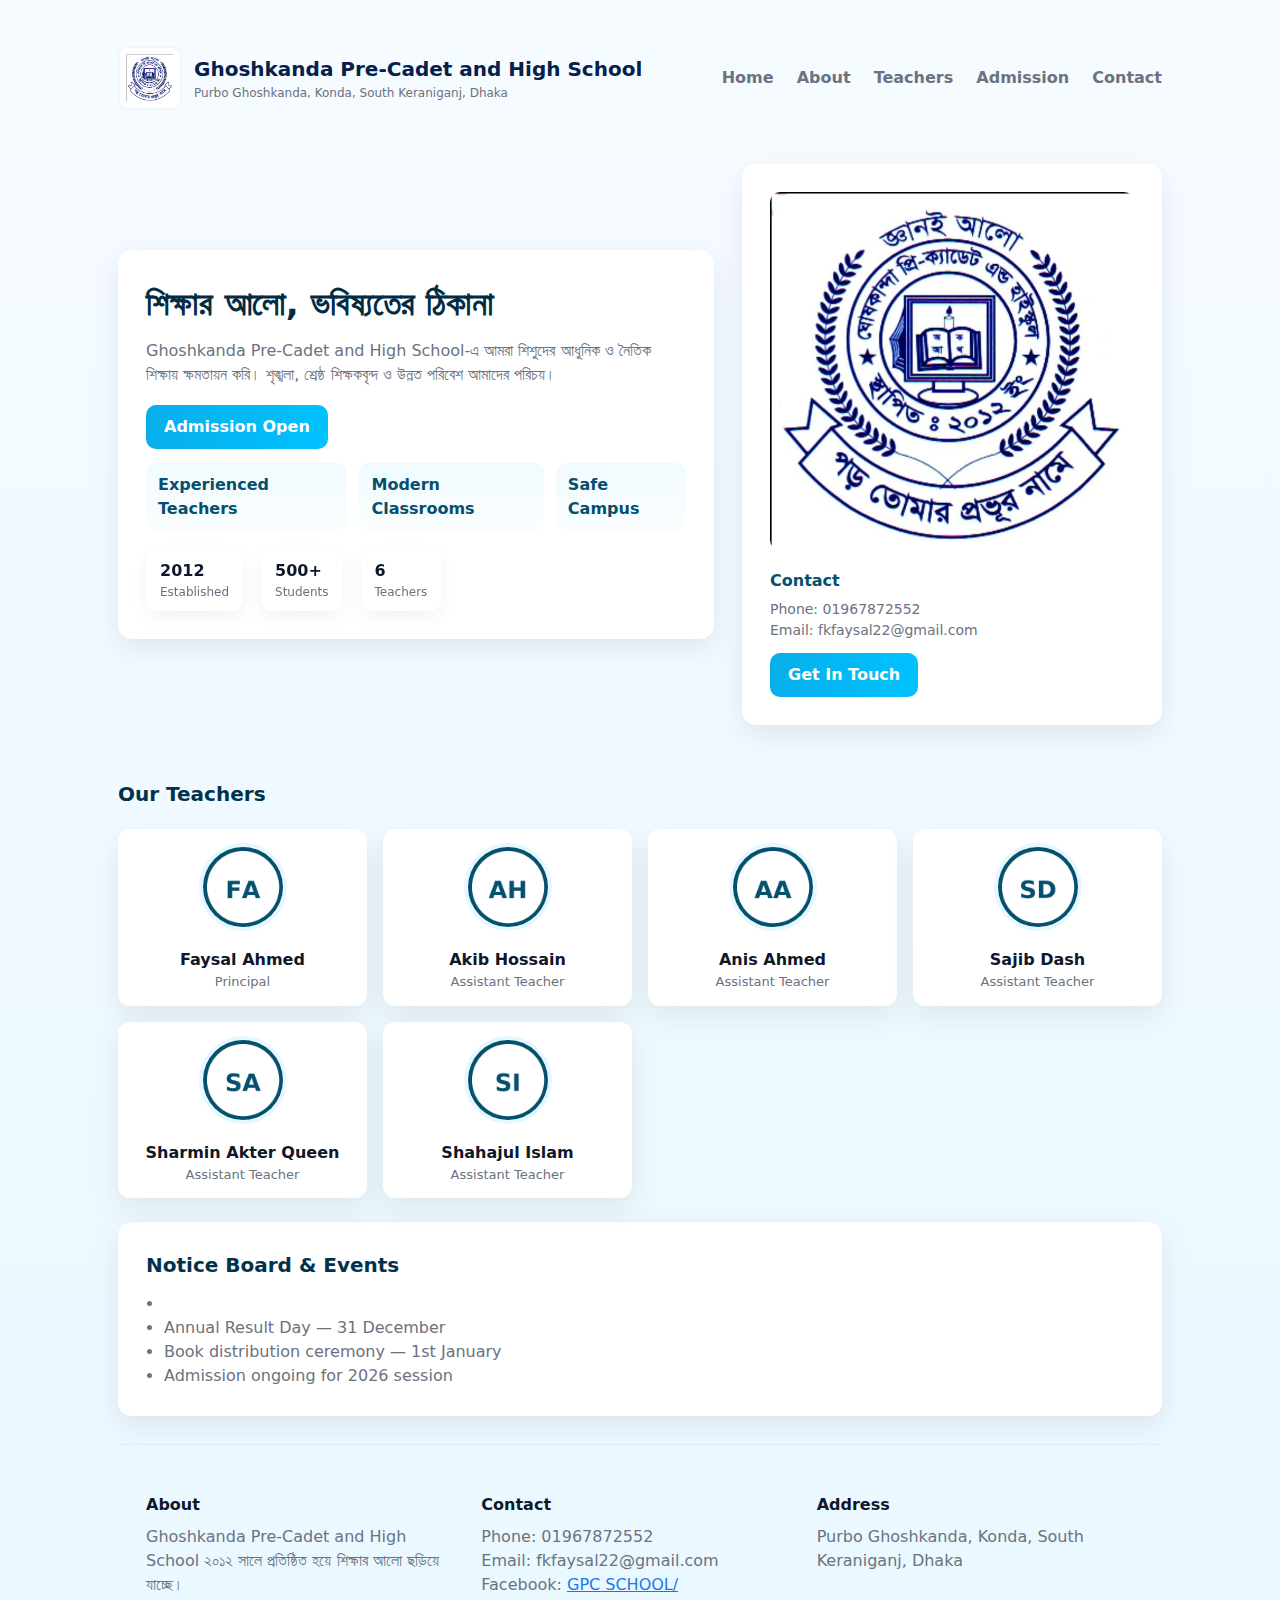
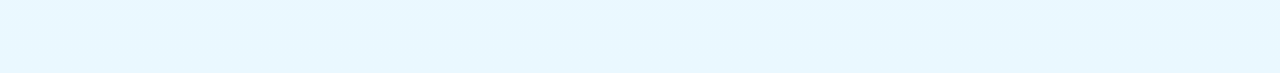
<file: index.html>
<!doctype html>
<html lang="bn">
<head>
  <meta charset="utf-8">
  <meta name="viewport" content="width=device-width,initial-scale=1">
  <title>Ghoshkanda Pre-Cadet and High School</title>
  <link rel="stylesheet" href="assets/style.css">
</head>
<body>
  <div class="container">
    <header>
      <div class="logo">
        <img src="assets/logo.png" alt="Logo">
        <div>
          <div class="school-name">Ghoshkanda Pre-Cadet and High School</div>
          <div style="font-size:12px;color:var(--muted)">Purbo Ghoshkanda, Konda, South Keraniganj, Dhaka</div>
        </div>
      </div>
      <nav>
        <a href="index.html">Home</a>
        <a href="about.html">About</a>
        <a href="teachers.html">Teachers</a>
        <a href="admission.html">Admission</a>
        <a href="contact.html">Contact</a>
      </nav>
    </header>

    <main>
      <section class="hero">
        <div>
          <div class="hero-card">
            <h1>শিক্ষার আলো, ভবিষ্যতের ঠিকানা</h1>
            <p class="lead">Ghoshkanda Pre-Cadet and High School-এ আমরা শিশুদের আধুনিক ও নৈতিক শিক্ষায় ক্ষমতায়ন করি। শৃঙ্খলা, শ্রেষ্ঠ শিক্ষকবৃন্দ ও উন্নত পরিবেশ আমাদের পরিচয়।</p>
            <a class="btn" href="admission.html">Admission Open</a>
            <div class="features">
              <div class="feature">Experienced Teachers</div>
              <div class="feature">Modern Classrooms</div>
              <div class="feature">Safe Campus</div>
            </div>
            <div class="stats">
              <div class="stat"><strong>2012</strong><div style="font-size:12px;color:var(--muted)">Established</div></div>
              <div class="stat"><strong>500+</strong><div style="font-size:12px;color:var(--muted)">Students</div></div>
              <div class="stat"><strong>6</strong><div style="font-size:12px;color:var(--muted)">Teachers</div></div>
            </div>
          </div>
        </div>

        <aside>
          <div class="hero-card">
            <img src="assets/logo.png" alt="Logo" style="width:100%;border-radius:10px;margin-bottom:12px">
            <div style="font-weight:700;color:#04506e;margin-bottom:6px">Contact</div>
            <div style="font-size:14px;color:var(--muted)">Phone: 01967872552</div>
            <div style="font-size:14px;color:var(--muted)">Email: fkfaysal22@gmail.com</div>
            <div style="margin-top:12px">
              <a class="btn" href="contact.html">Get In Touch</a>
            </div>
          </div>
        </aside>
      </section>

      <section style="margin-top:18px">
        <div class="section-title">Our Teachers</div>
        <div class="teachers">
          <!-- Teacher cards (demo) -->
          <div class="teacher">
            <img src="assets/teacher1.png" alt="t1">
            <div style="font-weight:700">Faysal Ahmed</div>
            <div style="font-size:13px;color:var(--muted)">Principal</div>
          </div>
          <div class="teacher">
            <img src="assets/teacher2.png" alt="t2">
            <div style="font-weight:700">Akib Hossain</div>
            <div style="font-size:13px;color:var(--muted)">Assistant Teacher</div>
          </div>
          <div class="teacher">
            <img src="assets/teacher3.png" alt="t3">
            <div style="font-weight:700">Anis Ahmed</div>
            <div style="font-size:13px;color:var(--muted)">Assistant Teacher</div>
          </div>
          <div class="teacher">
            <img src="assets/teacher4.png" alt="t4">
            <div style="font-weight:700">Sajib Dash</div>
            <div style="font-size:13px;color:var(--muted)">Assistant Teacher</div>
          </div>
          <div class="teacher">
            <img src="assets/teacher5.png" alt="t5">
            <div style="font-weight:700">Sharmin Akter Queen</div>
            <div style="font-size:13px;color:var(--muted)">Assistant Teacher</div>
          </div>
          <div class="teacher">
            <img src="assets/teacher6.png" alt="t6">
            <div style="font-weight:700">Shahajul Islam</div>
            <div style="font-size:13px;color:var(--muted)">Assistant Teacher</div>
          </div>
        </div>
      </section>

      <section style="margin-top:24px" class="hero-card">
        <div class="section-title">Notice Board & Events</div>
        <ul style="color:var(--muted);list-style:disc;margin-left:18px">
          <li> 
          <li>Annual Result Day — 31 December</li>
          <li>Book distribution ceremony — 1st January</li>
          <li>Admission ongoing for 2026 session</li>
        </ul>
      </section>

    </main>

    <footer>
      <div class="container">
        <div class="grid-3">
          <div>
            <div style="font-weight:700">About</div>
            <div style="color:var(--muted);margin-top:8px">
              Ghoshkanda Pre-Cadet and High School ২০১২ সালে প্রতিষ্ঠিত হয়ে শিক্ষার আলো ছড়িয়ে যাচ্ছে।
            </div>
          </div>
          <div>
            <div style="font-weight:700">Contact</div>
<div style="color:var(--muted);margin-top:8px">
  Phone: 01967872552<br>
  Email: fkfaysal22@gmail.com<br>
  Facebook: <a href="https://www.facebook.com/precadeta/" target="_blank" style="color:#1877F2; text-decoration:underline;">GPC SCHOOL/</a>
</div>

          </div>
          <div>
            <div style="font-weight:700">Address</div>
            <div style="color:var(--muted);margin-top:8px">Purbo Ghoshkanda, Konda, South Keraniganj, Dhaka</div>
          </div>
        </div>
      </div>
    </footer>
  </div>
</body>
</html>
</file>
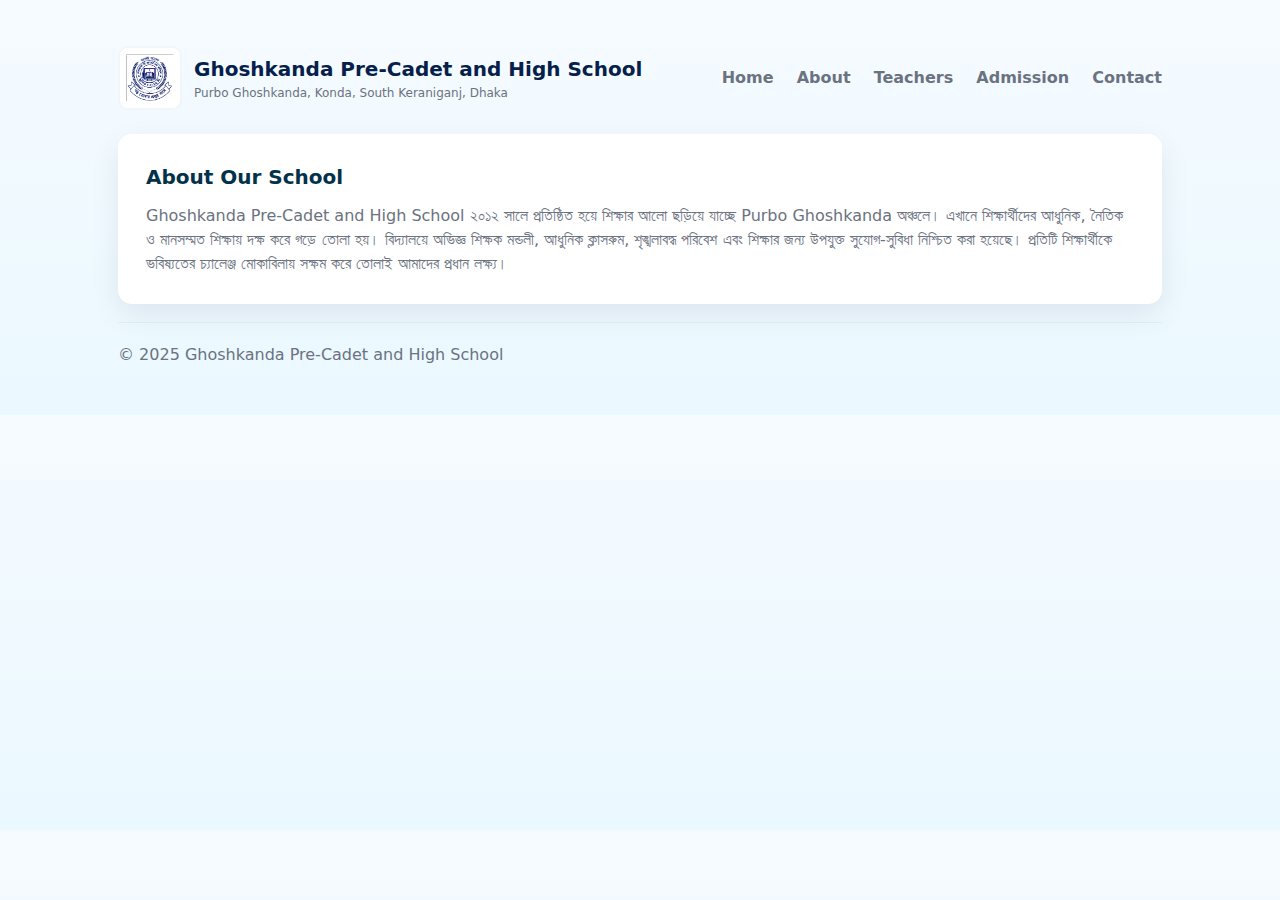
<file: about.html>
<!doctype html>
<html lang="bn">
<head>
  <meta charset="utf-8">
  <meta name="viewport" content="width=device-width,initial-scale=1">
  <title>About - Ghoshkanda Pre-Cadet and High School</title>
  <link rel="stylesheet" href="assets/style.css">
</head>
<body>
  <div class="container">
    <header style="margin-bottom:6px;display:flex;align-items:center;justify-content:space-between">
      <div class="logo">
        <img src="assets/logo.png" alt="Logo">
        <div>
          <div class="school-name">Ghoshkanda Pre-Cadet and High School</div>
          <div style="font-size:12px;color:var(--muted)">Purbo Ghoshkanda, Konda, South Keraniganj, Dhaka</div>
        </div>
      </div>
      <nav>
        <a href="index.html">Home</a>
        <a href="about.html">About</a>
        <a href="teachers.html">Teachers</a>
        <a href="admission.html">Admission</a>
        <a href="contact.html">Contact</a>
      </nav>
    </header>

    <main>
      <div class="hero-card">
        <div class="section-title">About Our School</div>
        <p style="color:var(--muted)">Ghoshkanda Pre-Cadet and High School ২০১২ সালে প্রতিষ্ঠিত হয়ে শিক্ষার আলো ছড়িয়ে যাচ্ছে Purbo Ghoshkanda অঞ্চলে। এখানে শিক্ষার্থীদের আধুনিক, নৈতিক ও মানসম্মত শিক্ষায় দক্ষ করে গড়ে তোলা হয়। বিদ্যালয়ে অভিজ্ঞ শিক্ষক মন্ডলী, আধুনিক ক্লাসরুম, শৃঙ্খলাবদ্ধ পরিবেশ এবং শিক্ষার জন্য উপযুক্ত সুযোগ-সুবিধা নিশ্চিত করা হয়েছে। প্রতিটি শিক্ষার্থীকে ভবিষ্যতের চ্যালেঞ্জ মোকাবিলায় সক্ষম করে তোলাই আমাদের প্রধান লক্ষ্য।</p>
      </div>
    </main>

    <footer style="margin-top:18px">
      <div style="color:var(--muted)">© 2025 Ghoshkanda Pre-Cadet and High School</div>
    </footer>
  </div>
</body>
</html>
</file>
<file: assets/style.css>
/* Modern Premium CSS - simple, responsive */
:root{
  --bg:#f6fbff;
  --card:#ffffff;
  --accent:#08aeea; /* cyan-blue */
  --accent-2:#00f5a0;
  --muted:#6b7280;
  --radius:14px;
  --glass: rgba(255,255,255,0.6);
  --shadow: 0 10px 30px rgba(2,6,23,0.08);
  font-family: Inter, ui-sans-serif, system-ui, -apple-system, "Segoe UI", Roboto, "Helvetica Neue", "Noto Sans", "Apple Color Emoji", "Segoe UI Emoji";
}
*{box-sizing:border-box;margin:0;padding:0}
body{background:linear-gradient(180deg,var(--bg),#eaf8ff);color:#0f172a;line-height:1.5}
.container{max-width:1100px;margin:0 auto;padding:28px}
header{display:flex;align-items:center;justify-content:space-between;padding:18px 0}
.logo{display:flex;align-items:center;gap:12px}
.logo img{height:64px;width:64px;object-fit:contain;border-radius:10px;border:2px solid rgba(3,105,161,0.06);background:white;padding:6px}
.school-name{font-weight:700;font-size:20px;color:#05204a}
nav a{margin-left:18px;text-decoration:none;color:var(--muted);font-weight:600}
.hero{display:grid;grid-template-columns:1fr 420px;gap:28px;align-items:center;padding:36px 0}
.hero-card{background:var(--card);border-radius:var(--radius);box-shadow:var(--shadow);padding:28px}
.hero h1{font-size:34px;color:#022c43;margin-bottom:10px}
.lead{color:var(--muted);margin-bottom:18px}
.btn{display:inline-block;padding:10px 18px;border-radius:10px;background:linear-gradient(90deg,var(--accent),#00c2ff);color:white;text-decoration:none;font-weight:700}
.features{display:flex;gap:12px;margin-top:14px}
.feature{background:linear-gradient(180deg, rgba(8,174,234,0.06), rgba(0,197,255,0.02));padding:10px 12px;border-radius:10px;font-weight:600;color:#04506e}
.stats{display:flex;gap:18px;margin-top:18px}
.stat{background:var(--glass);padding:10px 14px;border-radius:12px;backdrop-filter: blur(6px);box-shadow:0 6px 18px rgba(2,6,23,0.05)}
/* Teachers grid */
.teachers{display:grid;grid-template-columns:repeat(auto-fit,minmax(220px,1fr));gap:16px;margin-top:20px}
.teacher{background:var(--card);padding:14px;border-radius:12px;box-shadow:var(--shadow);text-align:center}
.teacher img{width:88px;height:88px;border-radius:50%;object-fit:cover;margin-bottom:10px;border:4px solid #e6f8ff}
.section-title{font-size:20px;color:#02324a;margin-bottom:12px;font-weight:700}
footer{margin-top:28px;padding:20px 0;border-top:1px solid rgba(2,6,23,0.04)}
.grid-3{display:grid;grid-template-columns:1fr 1fr 1fr;gap:18px}
/* responsive */
@media (max-width:900px){
  .hero{grid-template-columns:1fr}
  .grid-3{grid-template-columns:1fr}
  nav{display:none}
}
/* simple contact form */
.contact-card{background:linear-gradient(180deg,#ffffff,#f8fdff);padding:18px;border-radius:12px;box-shadow:var(--shadow)}
input,textarea{width:100%;padding:10px;border-radius:8px;border:1px solid #e6eef6;margin-bottom:10px}
</file>
